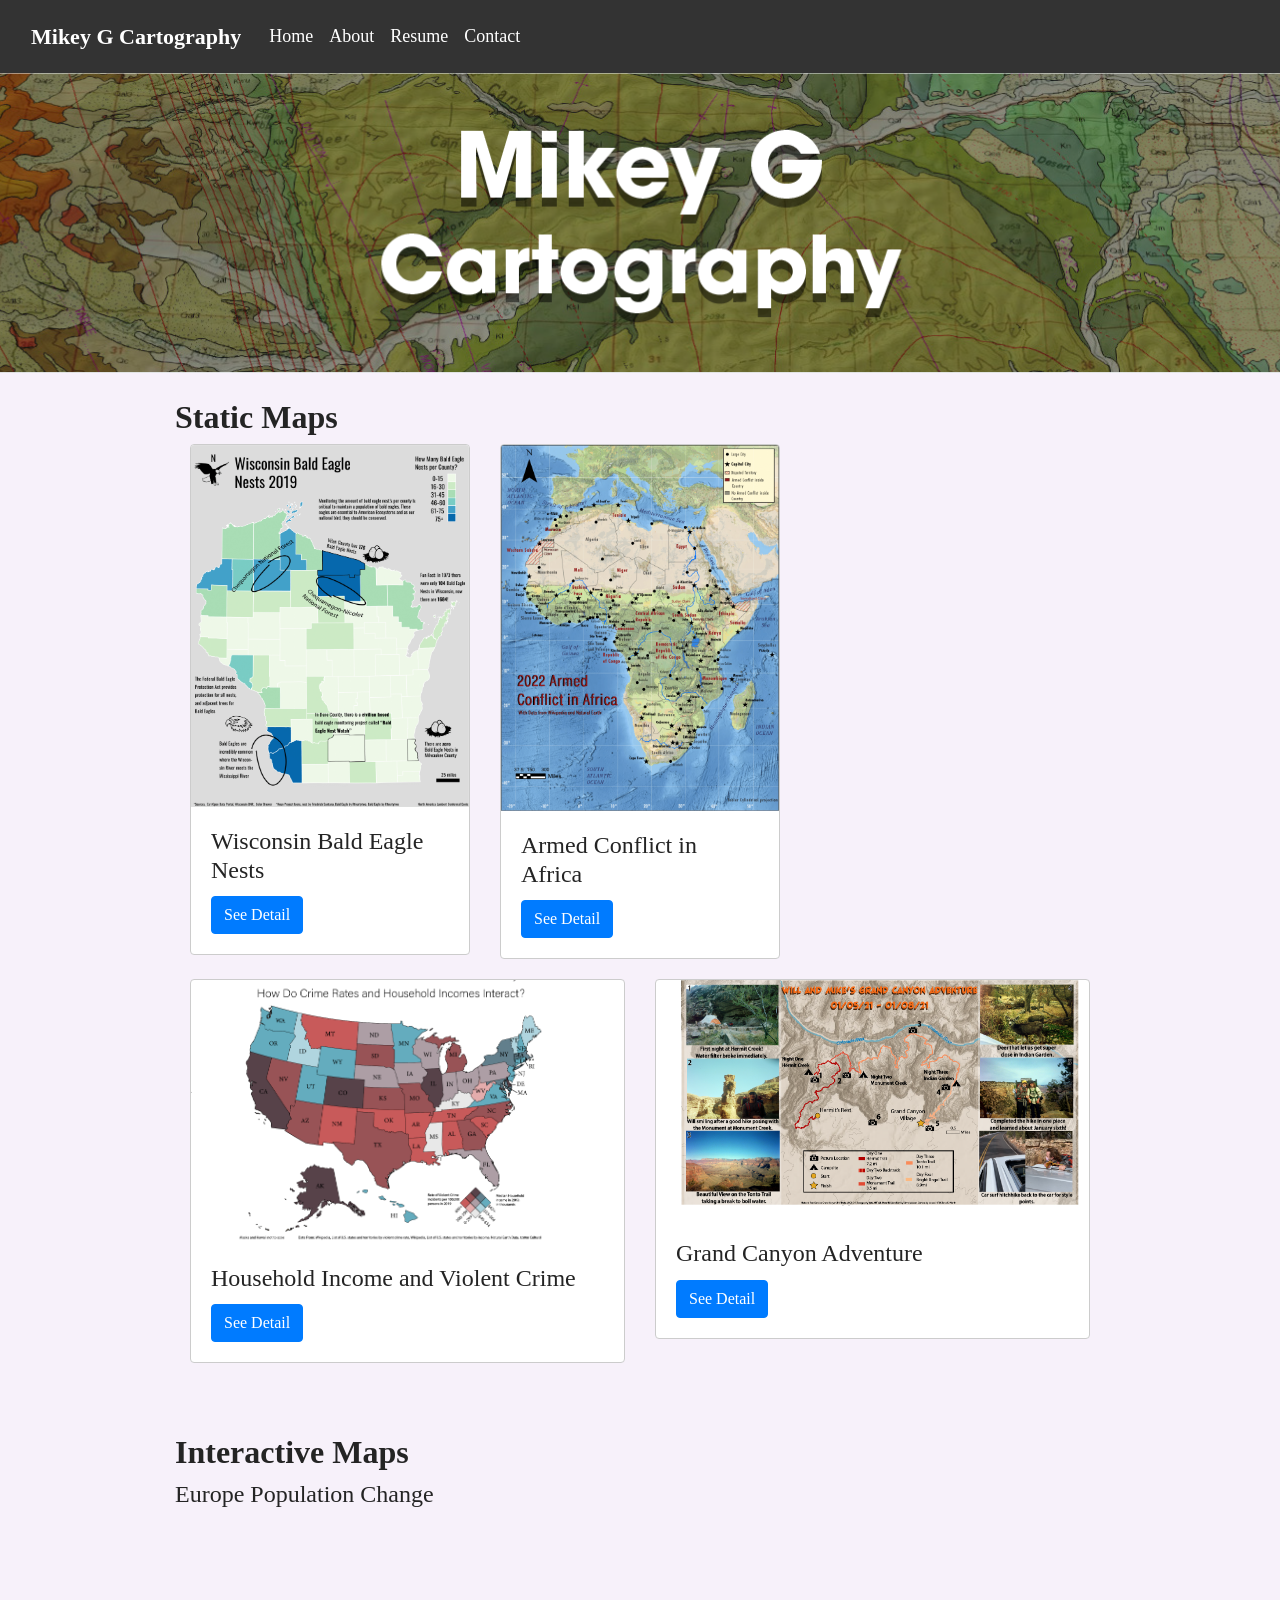
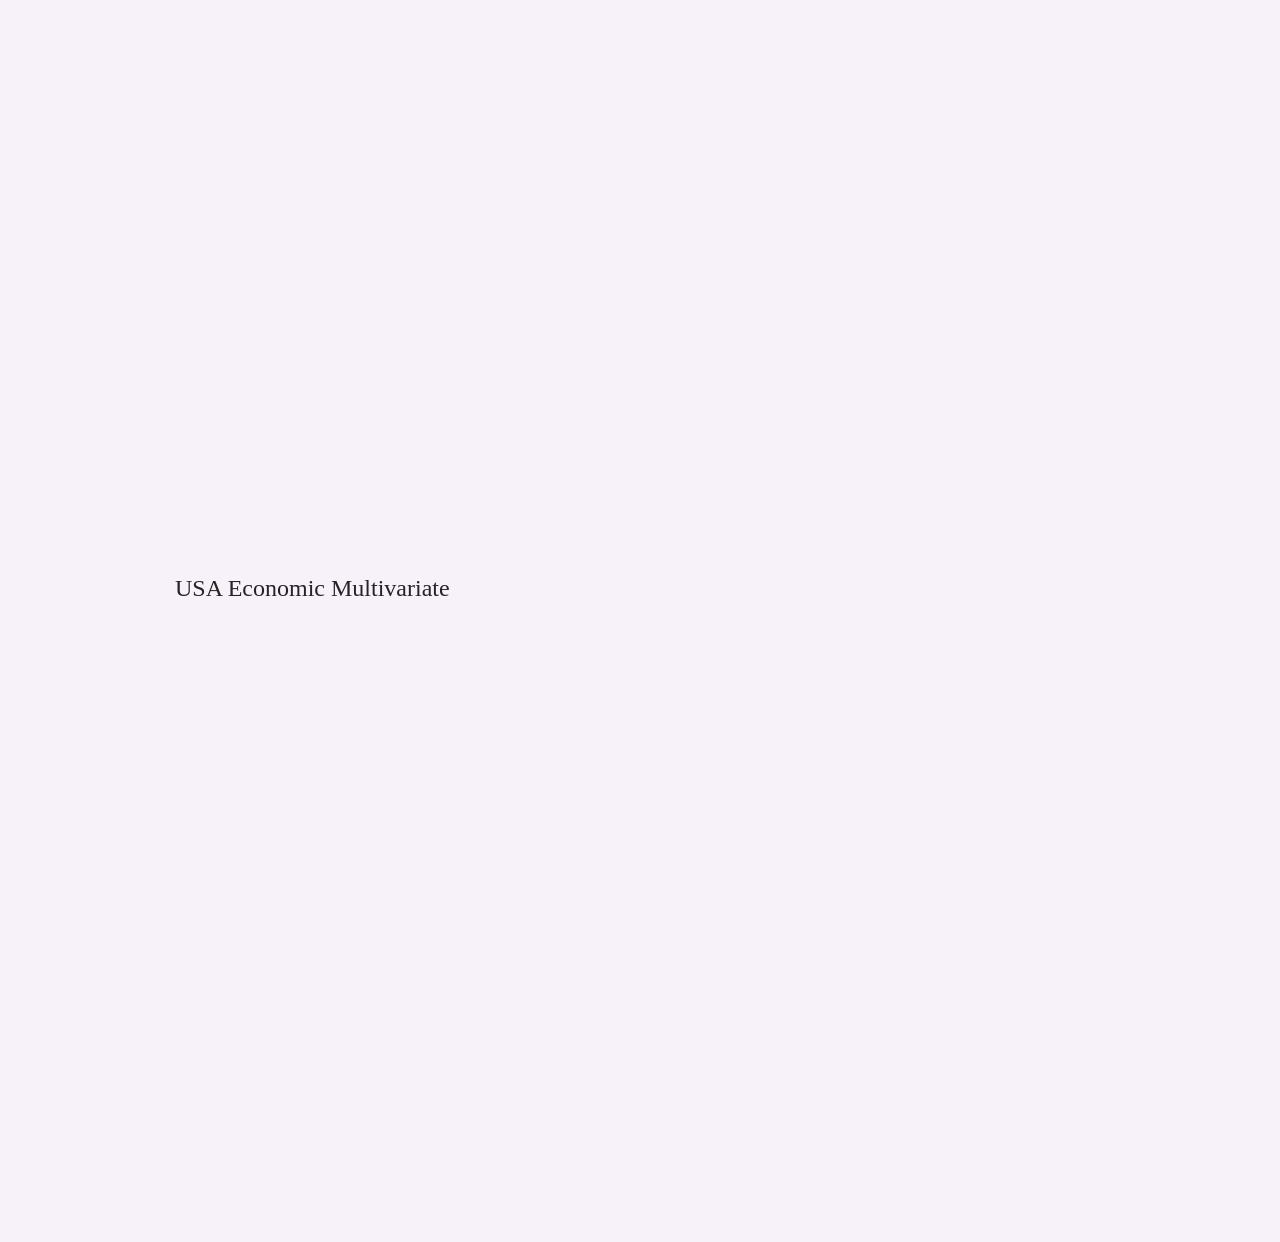
<file: index.html>
<!DOCTYPE html>
<html lang="en">

<head>
    <meta charset="utf-8">
    <meta name="viewport" content="width=device-width, initial-scale=1">
    <meta name="keywords" content="maps, cartography"/>
	<title>Michael Grosspietsch</title>

    <!--put your Bootstrap stylesheet links below this comment and above style.css-->
    <link rel="stylesheet" href="css/bootstrap.min.css">
    <link rel="stylesheet" href="css/style.css">
</head>

<body>
    <!-- Create the navbar -->
    <nav class="navbar navbar-expand-lg navbar-default">
        <!-- Container inside the navbar header to span the page -->
        <div class="container-fluid">
            <!-- Creates the navbar header -->
            <a class="navbar-brand" href="#">Mikey G Cartography</a>
            <!-- This complex script is just for a hamburger button, which will appear on smaller screens -->
            <button class="navbar-toggler" type="button" data-bs-toggle="collapse" data-bs-target="#navbarNav" aria-controls="navbarNav" aria-expanded="false" aria-label="Toggle navigation">
                <svg width="1em" height="1em" viewBox="0 0 16 16" class="bi bi-list" xmlns="http://www.w3.org/2000/svg">
                    <path fill-rule="evenodd" d="M2.5 11.5A.5.5 0 0 1 3 11h10a.5.5 0 0 1 0 1H3a.5.5 0 0 1-.5-.5zm0-4A.5.5 0 0 1 3 7h10a.5.5 0 0 1 0 1H3a.5.5 0 0 1-.5-.5zm0-4A.5.5 0 0 1 3 3h10a.5.5 0 0 1 0 1H3a.5.5 0 0 1-.5-.5z" /></svg>
                <span class="menu"> Menu</span>
            </button>
            <!-- Links to include in navbar -->
            <div class="collapse navbar-collapse" id="navbarNav">
                <!-- Unordered list for links on navbar -->
                <ul class="navbar-nav">
                    <li class="nav-item">
                        <a class="nav-link active" aria-current="page" href="index.html">Home</a>
                    </li>
                    <li class="nav-item">
                        <a class="nav-link" href="about.html">About</a>
                    </li>
                    <li class="nav-item">
                        <a class="nav-link" href="resume.html">Resume</a>
                    </li>
                    <li class="nav-item">
                        <a class="nav-link" href="contact.html">Contact</a>
                    </li>
                </ul>
            </div> <!-- end .navbar-collapse -->
        </div> <!-- end .container-fluid -->
    </nav> <!-- end navigation bar -->  
	
		<div class="jumbotron jumbotron-index">
		<div class="container">
		</div>
	</div>

    <div class="container">
	<h2><strong>Static Maps</strong></h2>
        <div class="row">
            <div class="col-md-4">
                <div class="card">
                    <a href="portfolio/Choropleth.html">
                        <img class="card-img-top" src="./assets/Choropleth.png" alt="Wisconsin Bald Eagle Nests 2019">
					</a>
                    <div class="card-body">
                        <h4 class="card-title">Wisconsin Bald Eagle Nests</h4>
                        <a href="portfolio/Choropleth.html" class="btn btn-primary">See Detail</a>
                    </div>
                </div>
            </div>
			<div class="col-md-4">
                <div class="card">
                    <a href="portfolio/Typography.html">
                        <img class="card-img-top" src="./assets/Typography.png" alt="Armed Conflict in Africa"></a>
                    <div class="card-body">
                        <h4 class="card-title">Armed Conflict in Africa</h4>
                        <a href="portfolio/Typography.html" class="btn btn-primary">See Detail</a>
                    </div>
                </div>
            </div>
            <div class="col-md-6">
                <div class="card">
                    <a href="portfolio/Bivariate.html">
                        <img class="card-img-top" src="./assets/Bivariate.png" alt=""></a>
                    <div class="card-body">
                        <h4 class="card-title">Household Income and Violent Crime</h4>
                        <a href="portfolio/Bivariate.html" class="btn btn-primary">See Detail</a>
                    </div>
                </div>
            </div>
		 <div class="col-md-6">
                <div class="card">
                    <a href="portfolio/WillandMike.html">
                        <img class="card-img-top" src="./assets/WillandMike.png" alt="Grand Canyon Adventure"></a>
                    <div class="card-body">
                        <h4 class="card-title">Grand Canyon Adventure</h4>
                        <a href="portfolio/WillandMike.html" class="btn btn-primary">See Detail</a>
                    </div>
                </div>
            </div>
        </div>
    </div>

			<!-- Map Embed Section -->
			<div class="container">
				<h2><strong>Interactive Maps</strong></h2>
				<h4>Europe Population Change</h4>
				<div class="row justify-content-center">
					<div class="col-xl-12">
						<!-- Embed the Leaflet Europe map using an iframe -->
						<iframe src="https://mikeygcarto.github.io/LeafletEurope/" width="100%" height="600" frameborder="0" allowfullscreen></iframe>
					</div>
				</div>
			</div>

			<div class="container">
				<h4>USA Economic Multivariate</h4>
				<div class="row justify-content-center">
					<div class="col-xl-12">
						<!-- Embed the Leaflet Europe map using an iframe -->
						<iframe src="https://mikeygcarto.github.io/D3USA/" width="100%" height="600" frameborder="0" allowfullscreen></iframe>
					</div>
				</div>
			</div>
    <!--put your external script links here-->
  </body>
 </html>
</file>
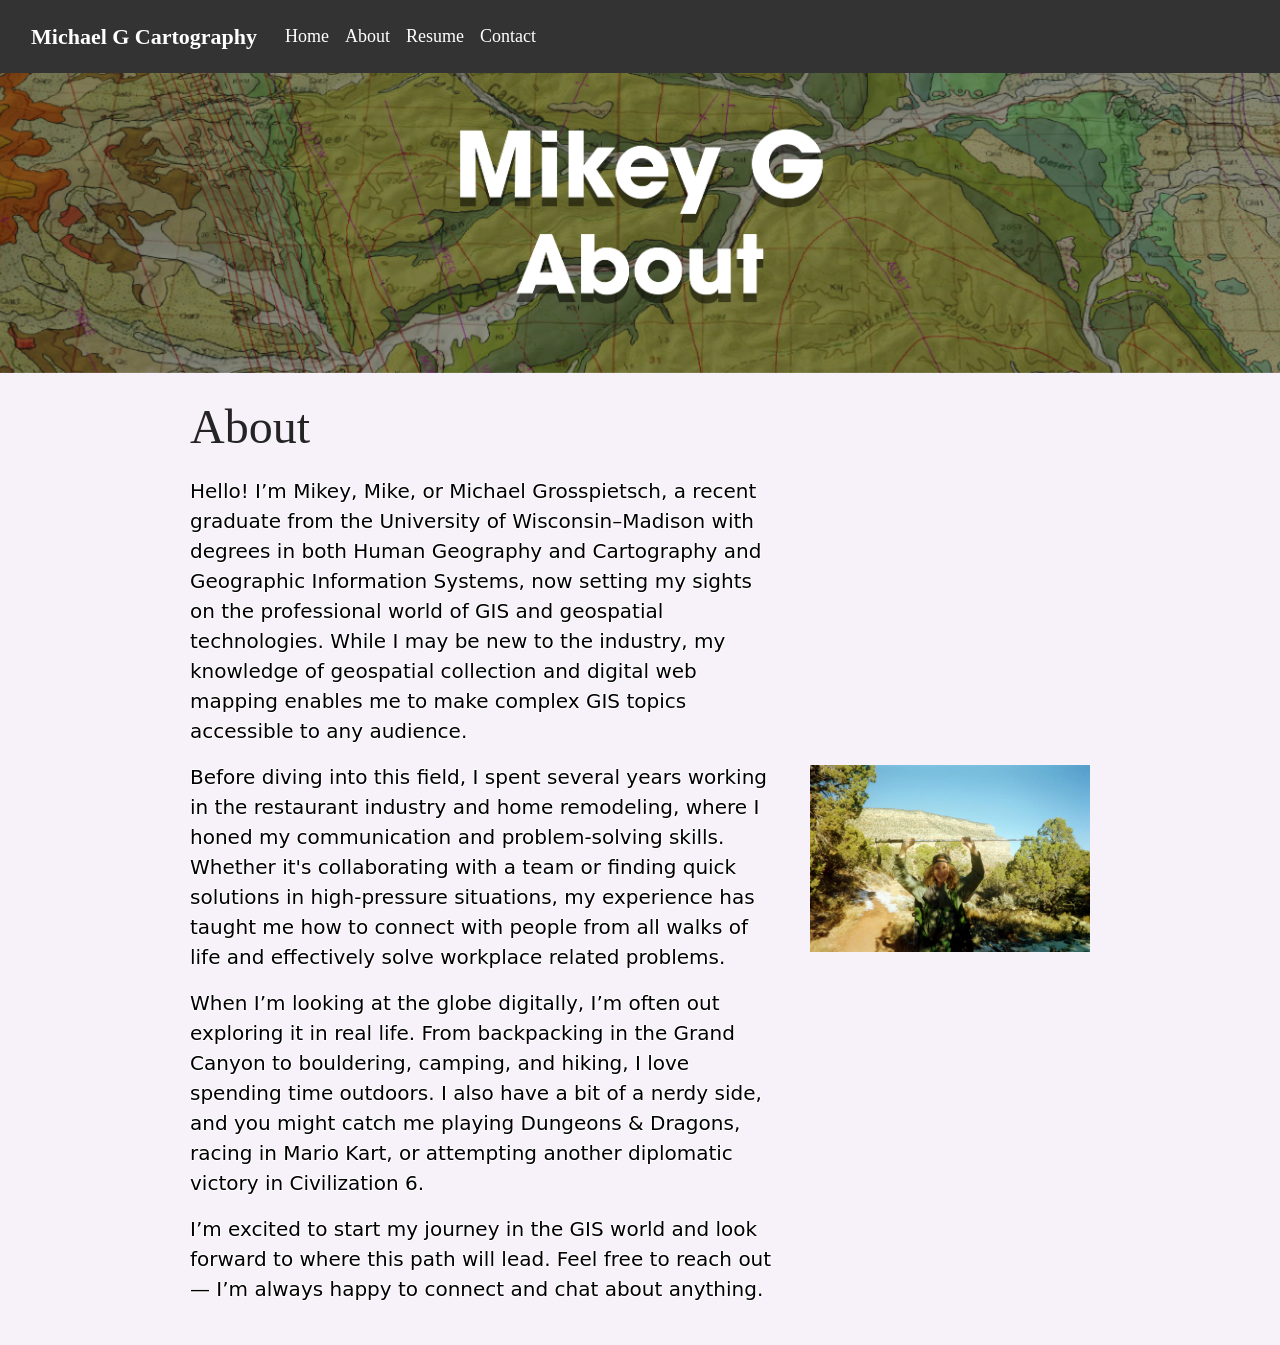
<file: about.html>
<!DOCTYPE html>
<html lang="en">

<head>
    <meta charset="utf-8">
    <meta name="viewport" content="width=device-width, initial-scale=1">
    <title>Michael Grosspietsch</title>
    <!-- <link href='https://fonts.googleapis.com/css?family=Montserrat:400,700' rel='stylesheet' type='text/css'> -->

    <!--put your Bootstrap stylesheet links below this comment and above style.css-->
    <link rel="stylesheet" href="css/bootstrap.min.css">
    <link rel="stylesheet" href="css/style.css">
</head>

<body>
    <!-- Create the navbar -->
    <nav class="navbar navbar-expand-lg navbar-default">
        <!-- Container inside the navbar header to span the page -->
        <div class="container-fluid">
            <!-- Creates the navbar header -->
            <a class="navbar-brand" href="#">Michael G Cartography</a>
            <!-- This complex script is just for a hamburger button, which will appear on smaller screens -->
            <button class="navbar-toggler" type="button" data-bs-toggle="collapse" data-bs-target="#navbarNav" aria-controls="navbarNav" aria-expanded="false" aria-label="Toggle navigation">
                <svg width="1em" height="1em" viewBox="0 0 16 16" class="bi bi-list" xmlns="http://www.w3.org/2000/svg">
                    <path fill-rule="evenodd" d="M2.5 11.5A.5.5 0 0 1 3 11h10a.5.5 0 0 1 0 1H3a.5.5 0 0 1-.5-.5zm0-4A.5.5 0 0 1 3 7h10a.5.5 0 0 1 0 1H3a.5.5 0 0 1-.5-.5zm0-4A.5.5 0 0 1 3 3h10a.5.5 0 0 1 0 1H3a.5.5 0 0 1-.5-.5z" /></svg>
                <span class="menu"> Menu</span>
            </button>
            <!-- Links to include in navbar -->
            <div class="collapse navbar-collapse" id="navbarNav">
                <!-- Unordered list for links on navbar -->
                <ul class="navbar-nav">
                    <li class="nav-item">
                        <a class="nav-link active" aria-current="page" href="index.html">Home</a>
                    <li class="nav-item">
                        <a class="nav-link" href="about.html">About</a>
                    </li>
                    <li class="nav-item">
                        <a class="nav-link" href="resume.html">Resume</a>
                    </li>
                    <li class="nav-item">
                        <a class="nav-link" href="contact.html">Contact</a>
                </ul>
            </div> <!-- end .navbar-collapse -->
        </div> <!-- end .container-fluid -->
    </nav> <!-- end navigation bar -->  

<div class="jumbotron jumbotron-about">
		<div class="container">
		</div>
	</div>


<div class="container">
    <div class="row align-items-center">
        <!-- Text Column -->
        <div class="col-md-8 col-sm-6 col-xs-12 text-center text-md-left">
            <h1 class="about-heading">About</h1>
            <p>

Hello! I’m Mikey, Mike, or Michael Grosspietsch, a recent graduate from the University of Wisconsin–Madison with degrees in both Human Geography and Cartography and Geographic Information Systems, now setting my sights on the professional world of GIS and geospatial technologies. While I may be new to the industry, my knowledge of geospatial collection and digital web mapping enables me to make complex GIS topics accessible to any audience.
	    </p>
	<p>
Before diving into this field, I spent several years working in the restaurant industry and home remodeling, where I honed my communication and problem-solving skills. Whether it's collaborating with a team or finding quick solutions in high-pressure situations, my experience has taught me how to connect with people from all walks of life and effectively solve workplace related problems.
	</p>
	<p>
When I’m looking at the globe digitally, I’m often out exploring it in real life. From backpacking in the Grand Canyon to bouldering, camping, and hiking, I love spending time outdoors. I also have a bit of a nerdy side, and you might catch me playing Dungeons & Dragons, racing in Mario Kart, or attempting another diplomatic victory in Civilization 6.
	</p>
	<p>
I’m excited to start my journey in the GIS world and look forward to where this path will lead. Feel free to reach out — I’m always happy to connect and chat about anything.
        </p>
        </div>

        <!-- Image Column -->
        <div class="col-md-4 col-sm-6 col-xs-12">
            <img src="assets/unnamed.jpg" alt="Backpacking" class="img-fluid" id="about-world" />
        </div>
    </div>
</div>

    <!--put your external script links here-->
    <script type="text/javascript" src="lib/jquery-3.5.1.min.js"></script>
    <script type="text/javascript" src="lib/bootstrap.min.js"></script>
</body>

</html>
</file>
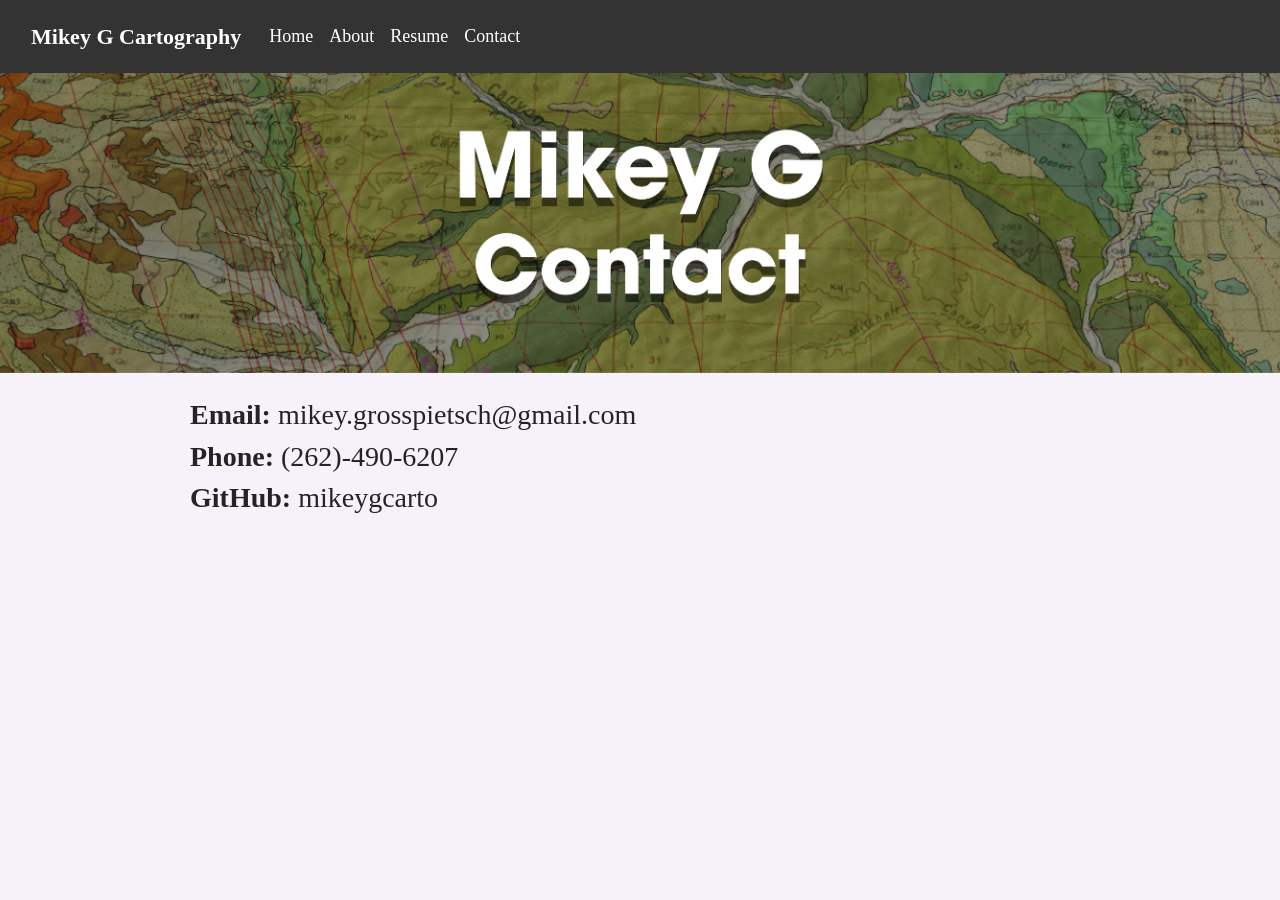
<file: contact.html>
<!DOCTYPE html>
<html lang="en">

<head>
    <meta charset="utf-8">
    <meta name="viewport" content="width=device-width, initial-scale=1">
    <title>Michael Grosspietsch</title>
    <!-- <link href='https://fonts.googleapis.com/css?family=Montserrat:400,700' rel='stylesheet' type='text/css'> -->

    <!--put your Bootstrap stylesheet links below this comment and above style.css-->
    <link rel="stylesheet" href="css/bootstrap.min.css">
    <link rel="stylesheet" href="css/style.css">
</head>

<body>
    <!-- Create the navbar -->
    <nav class="navbar navbar-expand-lg navbar-default">
        <!-- Container inside the navbar header to span the page -->
        <div class="container-fluid">
            <!-- Creates the navbar header -->
            <a class="navbar-brand" href="#">Mikey G Cartography</a>
            <!-- This complex script is just for a hamburger button, which will appear on smaller screens -->
            <button class="navbar-toggler" type="button" data-bs-toggle="collapse" data-bs-target="#navbarNav" aria-controls="navbarNav" aria-expanded="false" aria-label="Toggle navigation">
                <svg width="1em" height="1em" viewBox="0 0 16 16" class="bi bi-list" xmlns="http://www.w3.org/2000/svg">
                    <path fill-rule="evenodd" d="M2.5 11.5A.5.5 0 0 1 3 11h10a.5.5 0 0 1 0 1H3a.5.5 0 0 1-.5-.5zm0-4A.5.5 0 0 1 3 7h10a.5.5 0 0 1 0 1H3a.5.5 0 0 1-.5-.5zm0-4A.5.5 0 0 1 3 3h10a.5.5 0 0 1 0 1H3a.5.5 0 0 1-.5-.5z" /></svg>
                <span class="menu"> Menu</span>
            </button>
            <!-- Links to include in navbar -->
            <div class="collapse navbar-collapse" id="navbarNav">
                <!-- Unordered list for links on navbar -->
                <ul class="navbar-nav">
                    <li class="nav-item">
                        <a class="nav-link active" aria-current="page" href="index.html">Home</a>
                    </li>
                    <li class="nav-item">
                        <a class="nav-link" href="about.html">About</a>
                    </li>
                    <li class="nav-item">
                        <a class="nav-link" href="resume.html">Resume</a>
                    </li>
                    <li class="nav-item">
                        <a class="nav-link" href="contact.html">Contact</a>
                    </li>
                </ul>
            </div> <!-- end .navbar-collapse -->
        </div> <!-- end .container-fluid -->
    </nav> <!-- end navigation bar -->  

	<div class="jumbotron jumbotron-contact">
		<div class="container">
		</div>
	</div>

    <div class="container">
        <div class="row">
            <div class="col-md-8 col-md-offset-2 col-xs-10 col-xs-offset-1">
                <h3><strong>Email:</strong> mikey.grosspietsch@gmail.com</h3>
				<h3><strong>Phone:</strong> (262)-490-6207</h3>
                <h3><strong>GitHub:</strong> mikeygcarto</h3>
            </div>
        </div>
    </div>


    <!--put your external script links here-->
    <script type="text/javascript" src="lib/jquery-3.5.1.min.js"></script>
    <script type="text/javascript" src="lib/bootstrap.min.js"></script>
</body>

</html>
</file>
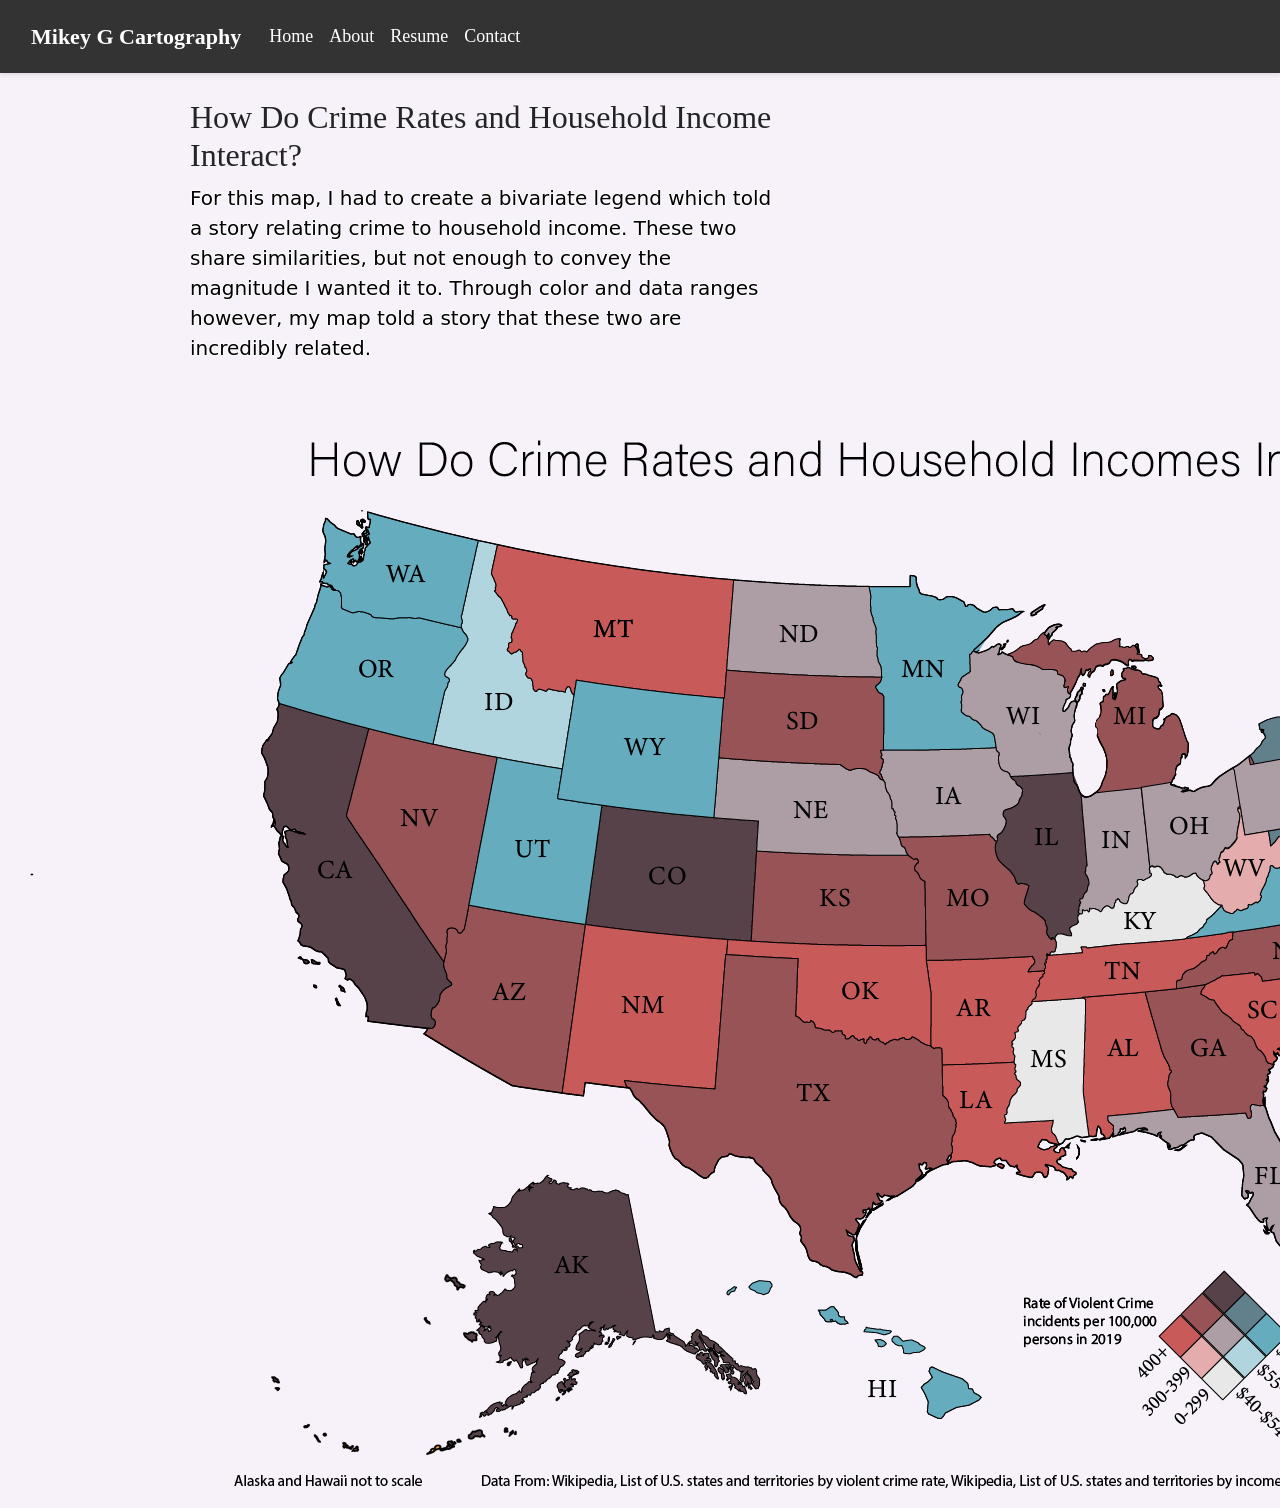
<file: portfolio/Bivariate.html>
<!DOCTYPE html>
<html lang="en">
    
<head>
    <meta charset="utf-8">
    <meta name="viewport" content="width=device-width, initial-scale=1">
    <title>Michael Grosspietsch</title>
    <!-- <link href='https://fonts.googleapis.com/css?family=Montserrat:400,700' rel='stylesheet' type='text/css'> -->

    <!--put your Bootstrap stylesheet links below this comment and above style.css-->
    <link rel="stylesheet" href="../css/bootstrap.min.css">
    <link rel="stylesheet" href="../css/style.css">
</head>

<body>
    <!-- Create the navbar -->
    <nav class="navbar navbar-expand-lg navbar-default">
        <!-- Container inside the navbar header to span the page -->
        <div class="container-fluid">
            <!-- Creates the navbar header -->
            <a class="navbar-brand" href="#">Mikey G Cartography</a>
            <!-- This complex script is just for a hamburger button, which will appear on smaller screens -->
            <button class="navbar-toggler" type="button" data-bs-toggle="collapse" data-bs-target="#navbarNav" aria-controls="navbarNav" aria-expanded="false" aria-label="Toggle navigation">
                <svg width="1em" height="1em" viewBox="0 0 16 16" class="bi bi-list" xmlns="http://www.w3.org/2000/svg">
                    <path fill-rule="evenodd" d="M2.5 11.5A.5.5 0 0 1 3 11h10a.5.5 0 0 1 0 1H3a.5.5 0 0 1-.5-.5zm0-4A.5.5 0 0 1 3 7h10a.5.5 0 0 1 0 1H3a.5.5 0 0 1-.5-.5zm0-4A.5.5 0 0 1 3 3h10a.5.5 0 0 1 0 1H3a.5.5 0 0 1-.5-.5z" /></svg>
                <span class="menu"> Menu</span>
            </button>
            <!-- Links to include in navbar -->
            <div class="collapse navbar-collapse" id="navbarNav">
                <!-- Unordered list for links on navbar -->
                <ul class="navbar-nav">
                    <li class="nav-item">
                        <a class="nav-link active" aria-current="page" href="#">Home</a>
                    </li>
                    <li class="nav-item">
                        <a class="nav-link" href="about.html">About</a>
                    </li>
                    <li class="nav-item">
                        <a class="nav-link" href="resume.html">Resume</a>
                    </li>
                    <li class="nav-item">
                        <a class="nav-link" href="contact.html">Contact</a>
                    </li>
                </ul>
            </div> <!-- end .navbar-collapse -->
        </div> <!-- end .container-fluid -->
    </nav> <!-- end navigation bar -->  

    <div class="container">
        <div class="row">
            <div class="col-md-8 col-md-offset-2 col-xs-10 col-xs-offset-1">
                <h2 class="portfolio-title">How Do Crime Rates and Household Income Interact?</h2>
                <p class="portfolio-description">
                     For this map, I had to create a bivariate legend which told a story relating crime to household income. These two share similarities, but not enough to convey the magnitude I wanted it to. Through color and data ranges however, my map told a story that these two are incredibly related.
                </p>
            </div>
        </div>
    </div>
    <div class="container-fluid">
        <div class="row">
            <div class="col-md-12 portfolio-image">
                <a href="../assets/Bivariate.png"><img src="../assets/Bivariate.png" alt="How do Crime Rates and Household Income Interact?" class="center-block img-responsive"/></a>
            </div>
        </div>
    </div>

    <!--put your external script links here-->
    <script type="text/javascript" src="../lib/jquery-3.5.1.min.js"></script>
    <script type="text/javascript" src="../lib/bootstrap.min.js"></script>
</body></html>
</file>
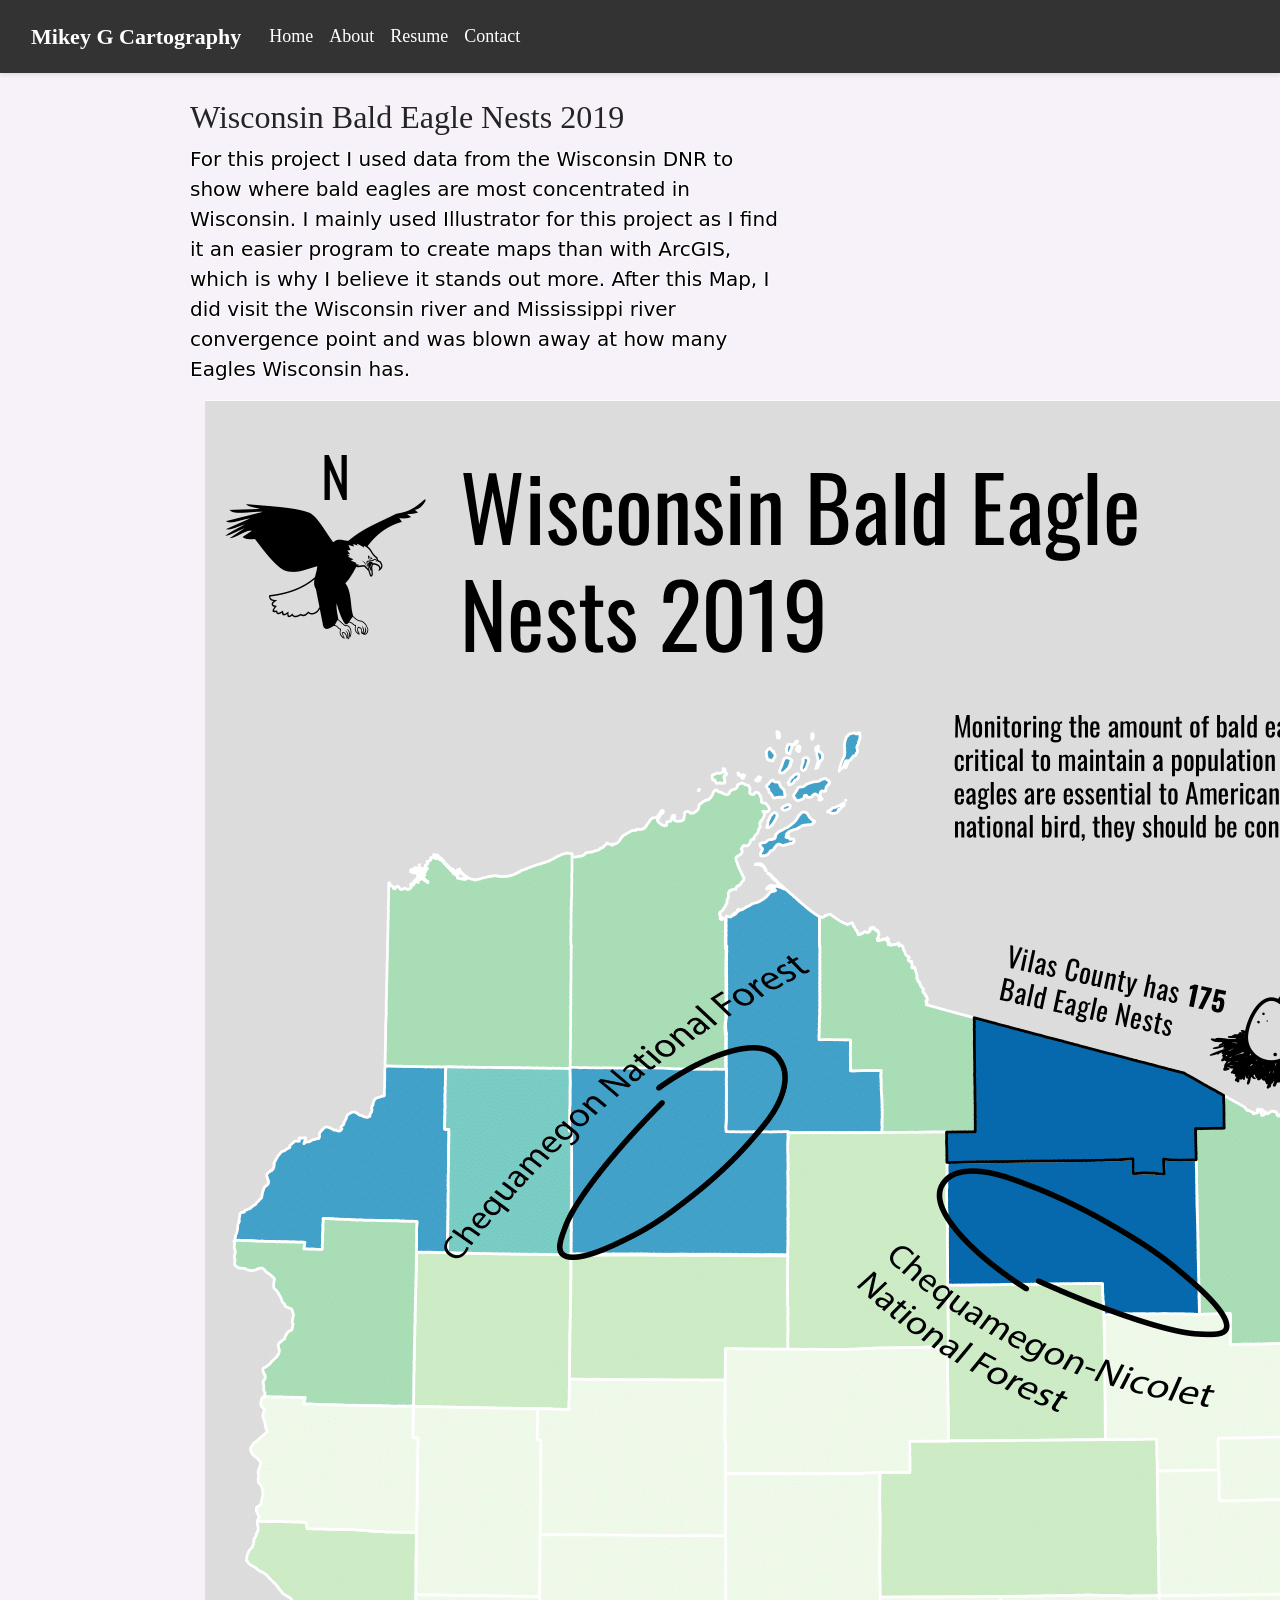
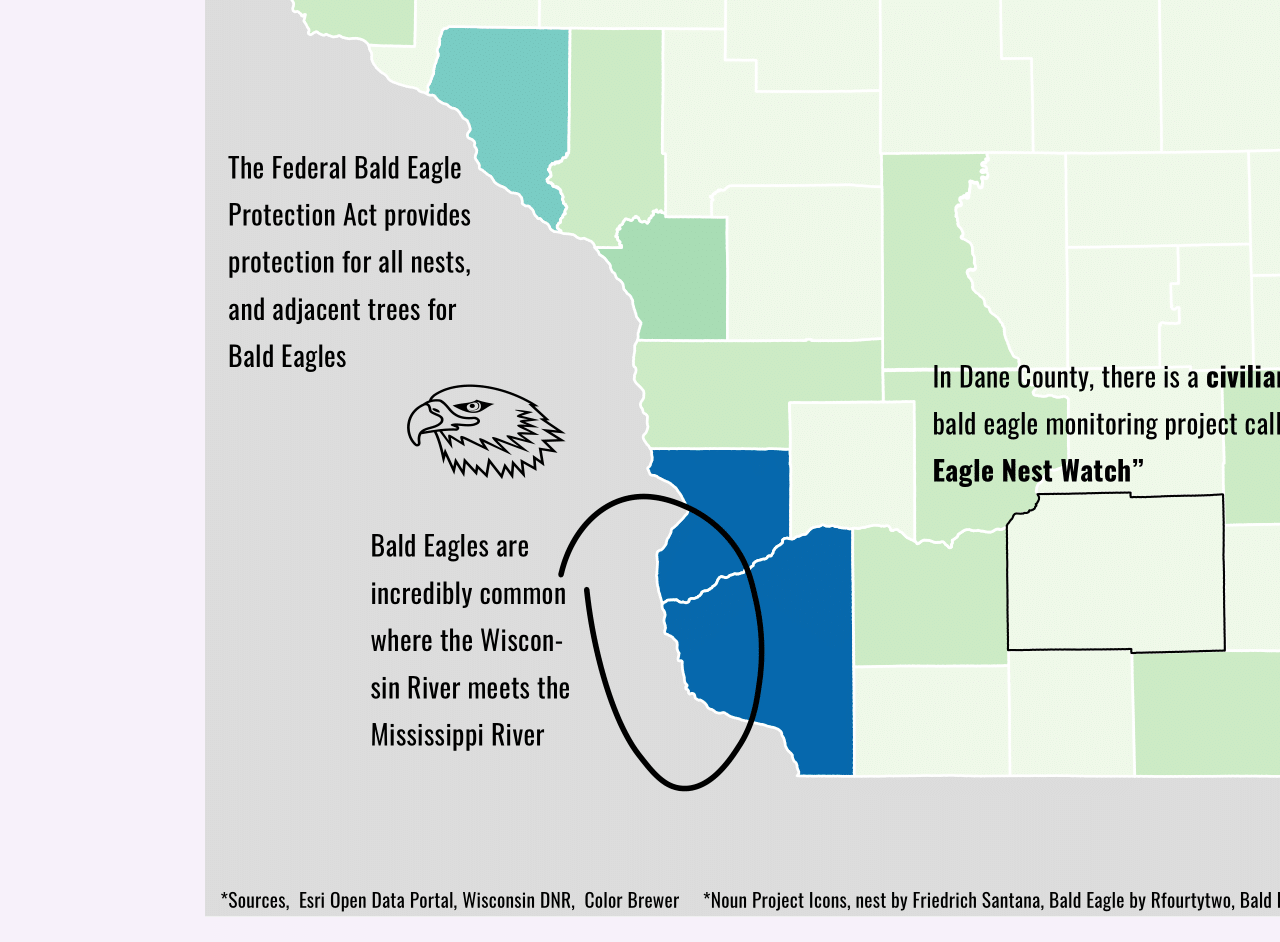
<file: portfolio/Choropleth.html>
<!DOCTYPE html>
<html lang="en">
    
<head>
    <meta charset="utf-8">
    <meta name="viewport" content="width=device-width, initial-scale=1">
    <title>Michael Grosspietsch</title>
    <!-- <link href='https://fonts.googleapis.com/css?family=Montserrat:400,700' rel='stylesheet' type='text/css'> -->

    <!--put your Bootstrap stylesheet links below this comment and above style.css-->
    <link rel="stylesheet" href="../css/bootstrap.min.css">
    <link rel="stylesheet" href="../css/style.css">
</head>

<body>
    <!-- Create the navbar -->
    <nav class="navbar navbar-expand-lg navbar-default">
        <!-- Container inside the navbar header to span the page -->
        <div class="container-fluid">
            <!-- Creates the navbar header -->
            <a class="navbar-brand" href="#">Mikey G Cartography</a>
            <!-- This complex script is just for a hamburger button, which will appear on smaller screens -->
            <button class="navbar-toggler" type="button" data-bs-toggle="collapse" data-bs-target="#navbarNav" aria-controls="navbarNav" aria-expanded="false" aria-label="Toggle navigation">
                <svg width="1em" height="1em" viewBox="0 0 16 16" class="bi bi-list" xmlns="http://www.w3.org/2000/svg">
                    <path fill-rule="evenodd" d="M2.5 11.5A.5.5 0 0 1 3 11h10a.5.5 0 0 1 0 1H3a.5.5 0 0 1-.5-.5zm0-4A.5.5 0 0 1 3 7h10a.5.5 0 0 1 0 1H3a.5.5 0 0 1-.5-.5zm0-4A.5.5 0 0 1 3 3h10a.5.5 0 0 1 0 1H3a.5.5 0 0 1-.5-.5z" /></svg>
                <span class="menu"> Menu</span>
            </button>
            <!-- Links to include in navbar -->
            <div class="collapse navbar-collapse" id="navbarNav">
                <!-- Unordered list for links on navbar -->
                <ul class="navbar-nav">
                    <li class="nav-item">
                        <a class="nav-link active" aria-current="page" href="#">Home</a>
                    </li>
                    <li class="nav-item">
                        <a class="nav-link" href="about.html">About</a>
                    </li>
                    <li class="nav-item">
                        <a class="nav-link" href="resume.html">Resume</a>
                    </li>
                    <li class="nav-item">
                        <a class="nav-link" href="contact.html">Contact</a>
                    </li>
                </ul>
            </div> <!-- end .navbar-collapse -->
        </div> <!-- end .container-fluid -->
    </nav> <!-- end navigation bar -->  

    <div class="container">
        <div class="row">
            <div class="col-md-8 col-md-offset-2 col-xs-10 col-xs-offset-1">
                <h2 class="portfolio-title">Wisconsin Bald Eagle Nests 2019</h2>
                <p class="portfolio-description">
                    For this project I used data from the Wisconsin DNR to show where bald eagles are most concentrated in Wisconsin. I mainly used Illustrator for this project as I find it an easier program to create maps than with ArcGIS, which is why I believe it stands out more. After this Map, I did visit the Wisconsin river and Mississippi river convergence point and was blown away at how many Eagles Wisconsin has.
                </p>
            </div>
        </div>
    <div class="container-fluid">
        <div class="row">
            <div class="col-md-12 portfolio-image">
                <a href="../assets/Choropleth.png"><img src="../assets/Choropleth.png" alt="Wisconsin Bald Eagle Nests 2019" class="center-block img-responsive"/></a>
            </div>
        </div>
    </div>
        
    <!--put your external script links here-->
    <script type="text/javascript" src="../lib/jquery-3.5.1.min.js"></script>
    <script type="text/javascript" src="../lib/bootstrap.min.js"></script>
</body></html>
</file>
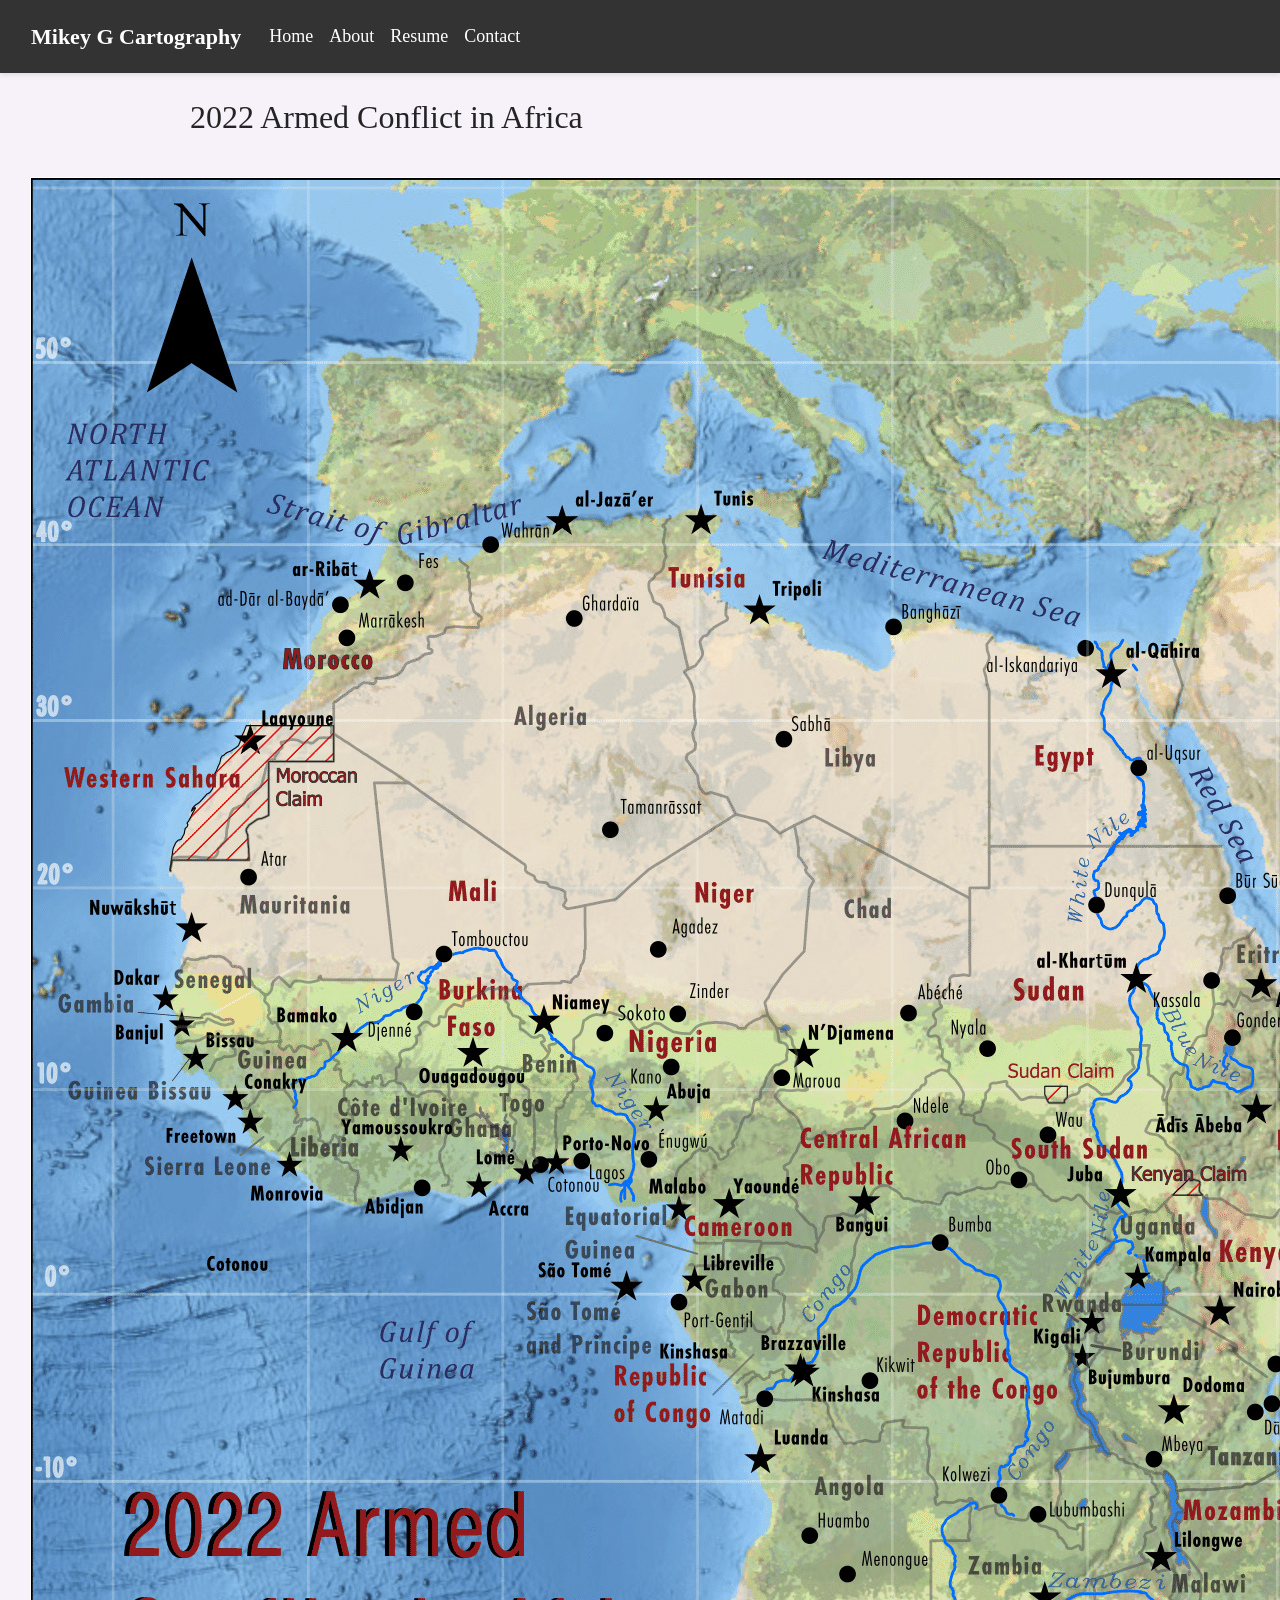
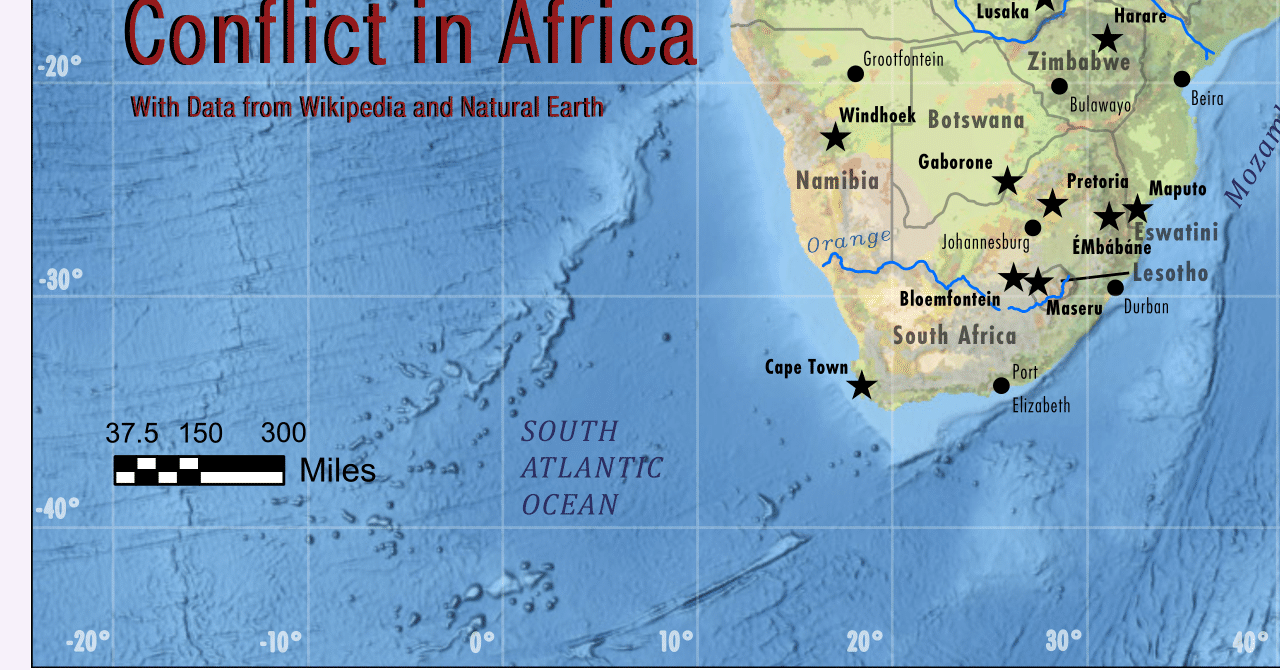
<file: portfolio/Typography.html>
<!DOCTYPE html>
<html lang="en">
    
<head>
    <meta charset="utf-8">
    <meta name="viewport" content="width=device-width, initial-scale=1">
    <title>Michael Grosspietsch</title>
    <!-- <link href='https://fonts.googleapis.com/css?family=Montserrat:400,700' rel='stylesheet' type='text/css'> -->

    <!--put your Bootstrap stylesheet links below this comment and above style.css-->
    <link rel="stylesheet" href="../css/bootstrap.min.css">
    <link rel="stylesheet" href="../css/style.css">
</head>

<body>
    <!-- Create the navbar -->
    <nav class="navbar navbar-expand-lg navbar-default">
        <!-- Container inside the navbar header to span the page -->
        <div class="container-fluid">
            <!-- Creates the navbar header -->
            <a class="navbar-brand" href="#">Mikey G Cartography</a>
            <!-- This complex script is just for a hamburger button, which will appear on smaller screens -->
            <button class="navbar-toggler" type="button" data-bs-toggle="collapse" data-bs-target="#navbarNav" aria-controls="navbarNav" aria-expanded="false" aria-label="Toggle navigation">
                <svg width="1em" height="1em" viewBox="0 0 16 16" class="bi bi-list" xmlns="http://www.w3.org/2000/svg">
                    <path fill-rule="evenodd" d="M2.5 11.5A.5.5 0 0 1 3 11h10a.5.5 0 0 1 0 1H3a.5.5 0 0 1-.5-.5zm0-4A.5.5 0 0 1 3 7h10a.5.5 0 0 1 0 1H3a.5.5 0 0 1-.5-.5zm0-4A.5.5 0 0 1 3 3h10a.5.5 0 0 1 0 1H3a.5.5 0 0 1-.5-.5z" /></svg>
                <span class="menu"> Menu</span>
            </button>
            <!-- Links to include in navbar -->
            <div class="collapse navbar-collapse" id="navbarNav">
                <!-- Unordered list for links on navbar -->
                <ul class="navbar-nav">
                    <li class="nav-item">
                        <a class="nav-link active" aria-current="page" href="#">Home</a>
                    </li>
                    <li class="nav-item">
                        <a class="nav-link" href="about.html">About</a>
                    </li>
                    <li class="nav-item">
                        <a class="nav-link" href="resume.html">Resume</a>
                    </li>
                    <li class="nav-item">
                        <a class="nav-link" href="contact.html">Contact</a>
                    </li>
                </ul>
            </div> <!-- end .navbar-collapse -->
        </div> <!-- end .container-fluid -->
    </nav> <!-- end navigation bar -->  

    <div class="container">
        <div class="row">
            <div class="col-md-8 col-md-offset-2 col-xs-10 col-xs-offset-1">
                <h2 class="portfolio-title">2022 Armed Conflict in Africa</h2>
                <p class="portfolio-description">
                    
                </p>
            </div>
        </div>
    </div>
    <div class="container-fluid">
        <div class="row">
            <div class="col-md-12 portfolio-image">
                <a href="../assets/Typography.png"><img src="../assets/Typography.png" alt="2022 Armed Conflict in Africa" class="center-block img-responsive"/></a>
            </div>
        </div>
    </div>

    <!--put your external script links here-->
    <script type="text/javascript" src="../lib/jquery-3.5.1.min.js"></script>
    <script type="text/javascript" src="../lib/bootstrap.min.js"></script>
</body></html>
</file>
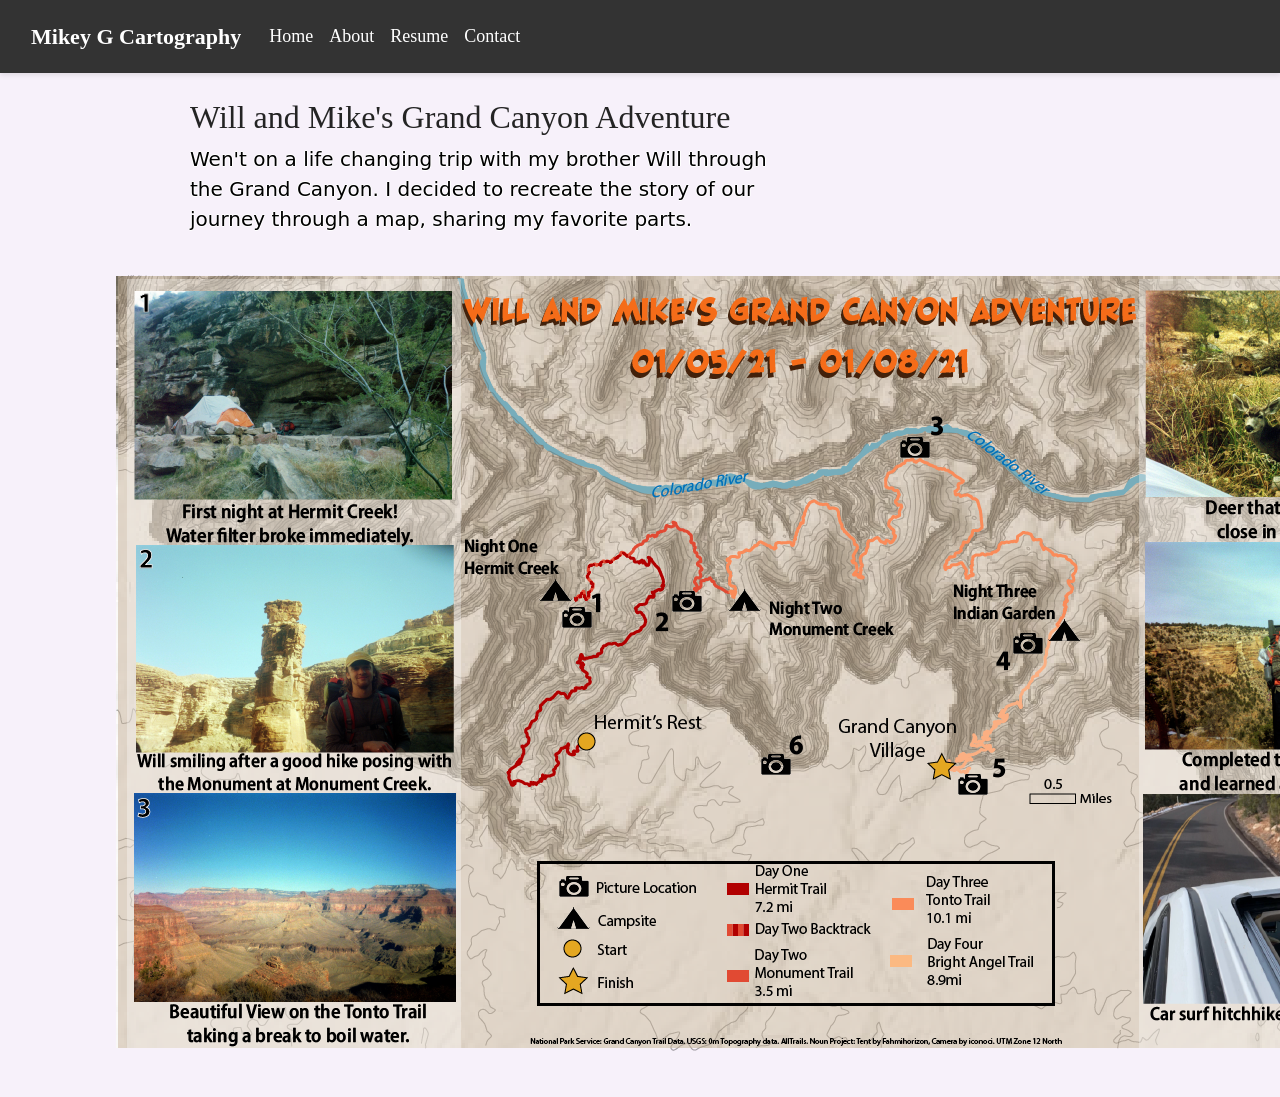
<file: portfolio/WillandMike.html>
<!DOCTYPE html>
<html lang="en">
    
<head>
    <meta charset="utf-8">
    <meta name="viewport" content="width=device-width, initial-scale=1">
    <title>Michael Grosspietsch</title>
    <!-- <link href='https://fonts.googleapis.com/css?family=Montserrat:400,700' rel='stylesheet' type='text/css'> -->

    <!--put your Bootstrap stylesheet links below this comment and above style.css-->
    <link rel="stylesheet" href="../css/bootstrap.min.css">
    <link rel="stylesheet" href="../css/style.css">
</head>

<body>
    <!-- Create the navbar -->
    <nav class="navbar navbar-expand-lg navbar-default">
        <!-- Container inside the navbar header to span the page -->
        <div class="container-fluid">
            <!-- Creates the navbar header -->
            <a class="navbar-brand" href="#">Mikey G Cartography</a>
            <!-- This complex script is just for a hamburger button, which will appear on smaller screens -->
            <button class="navbar-toggler" type="button" data-bs-toggle="collapse" data-bs-target="#navbarNav" aria-controls="navbarNav" aria-expanded="false" aria-label="Toggle navigation">
                <svg width="1em" height="1em" viewBox="0 0 16 16" class="bi bi-list" xmlns="http://www.w3.org/2000/svg">
                    <path fill-rule="evenodd" d="M2.5 11.5A.5.5 0 0 1 3 11h10a.5.5 0 0 1 0 1H3a.5.5 0 0 1-.5-.5zm0-4A.5.5 0 0 1 3 7h10a.5.5 0 0 1 0 1H3a.5.5 0 0 1-.5-.5zm0-4A.5.5 0 0 1 3 3h10a.5.5 0 0 1 0 1H3a.5.5 0 0 1-.5-.5z" /></svg>
                <span class="menu"> Menu</span>
            </button>
            <!-- Links to include in navbar -->
            <div class="collapse navbar-collapse" id="navbarNav">
                <!-- Unordered list for links on navbar -->
                <ul class="navbar-nav">
                    <li class="nav-item">
                        <a class="nav-link active" aria-current="page" href="#">Home</a>
                    </li>
                    <li class="nav-item">
                        <a class="nav-link" href="about.html">About</a>
                    </li>
                    <li class="nav-item">
                        <a class="nav-link" href="resume.html">Resume</a>
                    </li>
                    <li class="nav-item">
                        <a class="nav-link" href="contact.html">Contact</a>
                    </li>
                </ul>
            </div> <!-- end .navbar-collapse -->
        </div> <!-- end .container-fluid -->
    </nav> <!-- end navigation bar -->  

    <div class="container">
        <div class="row">
            <div class="col-md-8 col-md-offset-2 col-xs-10 col-xs-offset-1">
                <h2 class="portfolio-title">Will and Mike's Grand Canyon Adventure</h2>
                <p class="portfolio-description">
                     Wen't on a life changing trip with my brother Will through the Grand Canyon. I decided to recreate the story of our journey through a map, sharing my favorite parts. 
                </p>
            </div>
        </div>
    </div>
    <div class="container-fluid">
        <div class="row">
            <div class="col-md-12 portfolio-image">
                <a href="../assets/WillandMike.png"><img src="../assets/WillandMike.png" alt="WillandMike" class="center-block img-responsive"/></a>
            </div>
        </div>
    </div>

    <!--put your external script links here-->
    <script type="text/javascript" src="../lib/jquery-3.5.1.min.js"></script>
    <script type="text/javascript" src="../lib/bootstrap.min.js"></script>
</body></html>
</file>
<file: css/style.css>
/***** NAVBAR *****/
.navbar {
    background-color: #333; /* Darker background for better contrast */
    border-radius: 0;
    box-shadow: 0 2px 5px rgba(0, 0, 0, 0.1); /* Subtle shadow for depth */
}

/***** NAVBAR *****/
.navbar {
    background-color: #333; /* Darker background for better contrast */
    border-radius: 0;
    box-shadow: 0 2px 5px rgba(0, 0, 0, 0.1); /* Subtle shadow for depth */
}

/* Navbar title */
.navbar-default .navbar-brand {
    color: #fff; /* White color for better contrast */
    font-size: 22px; /* Larger font size for the brand name */
    font-weight: bold;
    letter-spacing: 0; /* Reset letter-spacing for consistency */
    margin-right: 20px; /* Space between brand and links */
}

/* Navbar hover effects */
.navbar-default .navbar-brand:hover,
.navbar-default .navbar-brand:focus,
.navbar-default .navbar-nav > li > a:hover,
.navbar-default .navbar-nav > li > a:focus {
    color: #A9A9A9; /* Lighter color on hover */
    
	/*text-decoration: underline; /* Underline on hover for clarity */
}

/* Navbar links */
.navbar-default .navbar-nav > li > a {
    color: #fff;
    font-size: 18px; /* Font size for other links */
    padding: 15px 20px; /* Increased padding for better touch targets */
    letter-spacing: 0; /* Ensure consistency with navbar brand */
}

/* Navbar collapsed styles */
.navbar-toggler {
    color: #fff;
    border-color: #444; /* Slightly lighter border color */
    background-color: #444; /* Match the background color */
    border-radius: 4px;
    font-size: 18px; /* Larger font size for accessibility */
}

.navbar-toggler:hover,
.navbar-toggler:focus {
    background-color: #555; /* Slightly lighter on hover */
    color: #fff; /* Ensure text color remains white */
    border-color: #555;
}

/* Menu icon */
.navbar-toggler svg {
    fill: #fff; /* Ensure icon color matches text */
}


/*** GENERAL JUMBOTRON STYLES ***/
.jumbotron {
    position: relative;
    background-size: cover; /* Ensure the background image covers the element */
    background-position: center; /* Center the background image */
    text-align: center;
    padding: 3%;
    border-radius: 0px;
    padding-top: 4.5%;
    text-shadow: -1px 0 white, 0 1px white, 1px 0 white, 0 -1px white;
    font-family: sans-serif;
    color: black;
    width: 100%;
    height: 300px;
    max-width: 1920px;
    margin: 0 auto;
}

/*** JUMBOTRON BACKGROUNDS FOR DIFFERENT PAGES ***/
.jumbotron-index {
    background-image: url("../assets/MikeyGCartography.png");
}

.jumbotron-about {
    background-image: url("../assets/MikeyGAbout.png");
}

.jumbotron-resume {
    background-image: url("../assets/MikeyGResume.png");
}

.jumbotron-contact {
    background-image: url("../assets/MikeyGContact.png");
}


/* Responsive adjustments */
@media (max-width: 1920px) {
    .jumbotron {
        width: 100vw; /* Full width of viewport */
        height: 300px; /* Fixed height */
    }
}

@media (max-width: 768px) {
    .jumbotron {
        height: 200px; /* Smaller height for mobile devices */
    }
}


/*** CARD ***/

.card {
    background-color: #fff;
    border-color: #cccccc;
    border-width: 1px;
    width: 100%;
}

.card:hover {
    border-color: #ebd122;
}

/*** Basic Text Styles ***/

#about-world {
    max-height: 200px;
}

.resume h3 {
    font-weight: bold;
	text-shadow: -1px 0 white, 0 1px white, 1px 0 white, 0 -1px white;
    font-family: sans; color: black;
}


hr {
    border-color: white;
    border-width: 2px;
}

p {
    font-size: 20px;
	text-shadow: -1px 0 white, 0 1px white, 1px 0 white, 0 -1px white;
    font-family: sans; color: black;
}

a {
    color: #863ee3;
}

a:hover {
    color: #ebd122;
}

.container{
    padding:25px 0;
}

body {

    font-family: 'Georgia', serif;
    background-color: #f7f1fa;
    color: #242424;
}

body{
    font-family: 'Goudy Bookletter 1911', serif;
}
p{
    font-size:20px;
}

/*** About Section***/
.about-heading {
    font-size: 3rem; /* Adjust as needed for larger text size */
    margin-bottom: 20px; /* Space below the heading */
}

/* Center the text within its container on all screen sizes */
.text-center {
    text-align: center;
}

/* Ensure responsiveness and proper spacing */
#about {
    max-width: 100%; /* Ensure the image is responsive */
    height: auto; /* Maintain aspect ratio */
}

        /* Custom CSS to reduce margins between cards and container */
        .container {
            max-width: 75%; /* Make the container span the full width */
            padding-left: 15px;
            padding-right: 15px;
        }

        .card {
            margin-bottom: 20px; /* Add spacing between cards */
        }

        .card-body {
            padding: 20px; /* Control padding inside card */
        }

        .row {
            margin-left: 0;
            margin-right: 0; /* Reduce margins between rows */
        }

        .card-img-top {
            width: 100%;
            height: auto;
        }
    </style>
</file>
